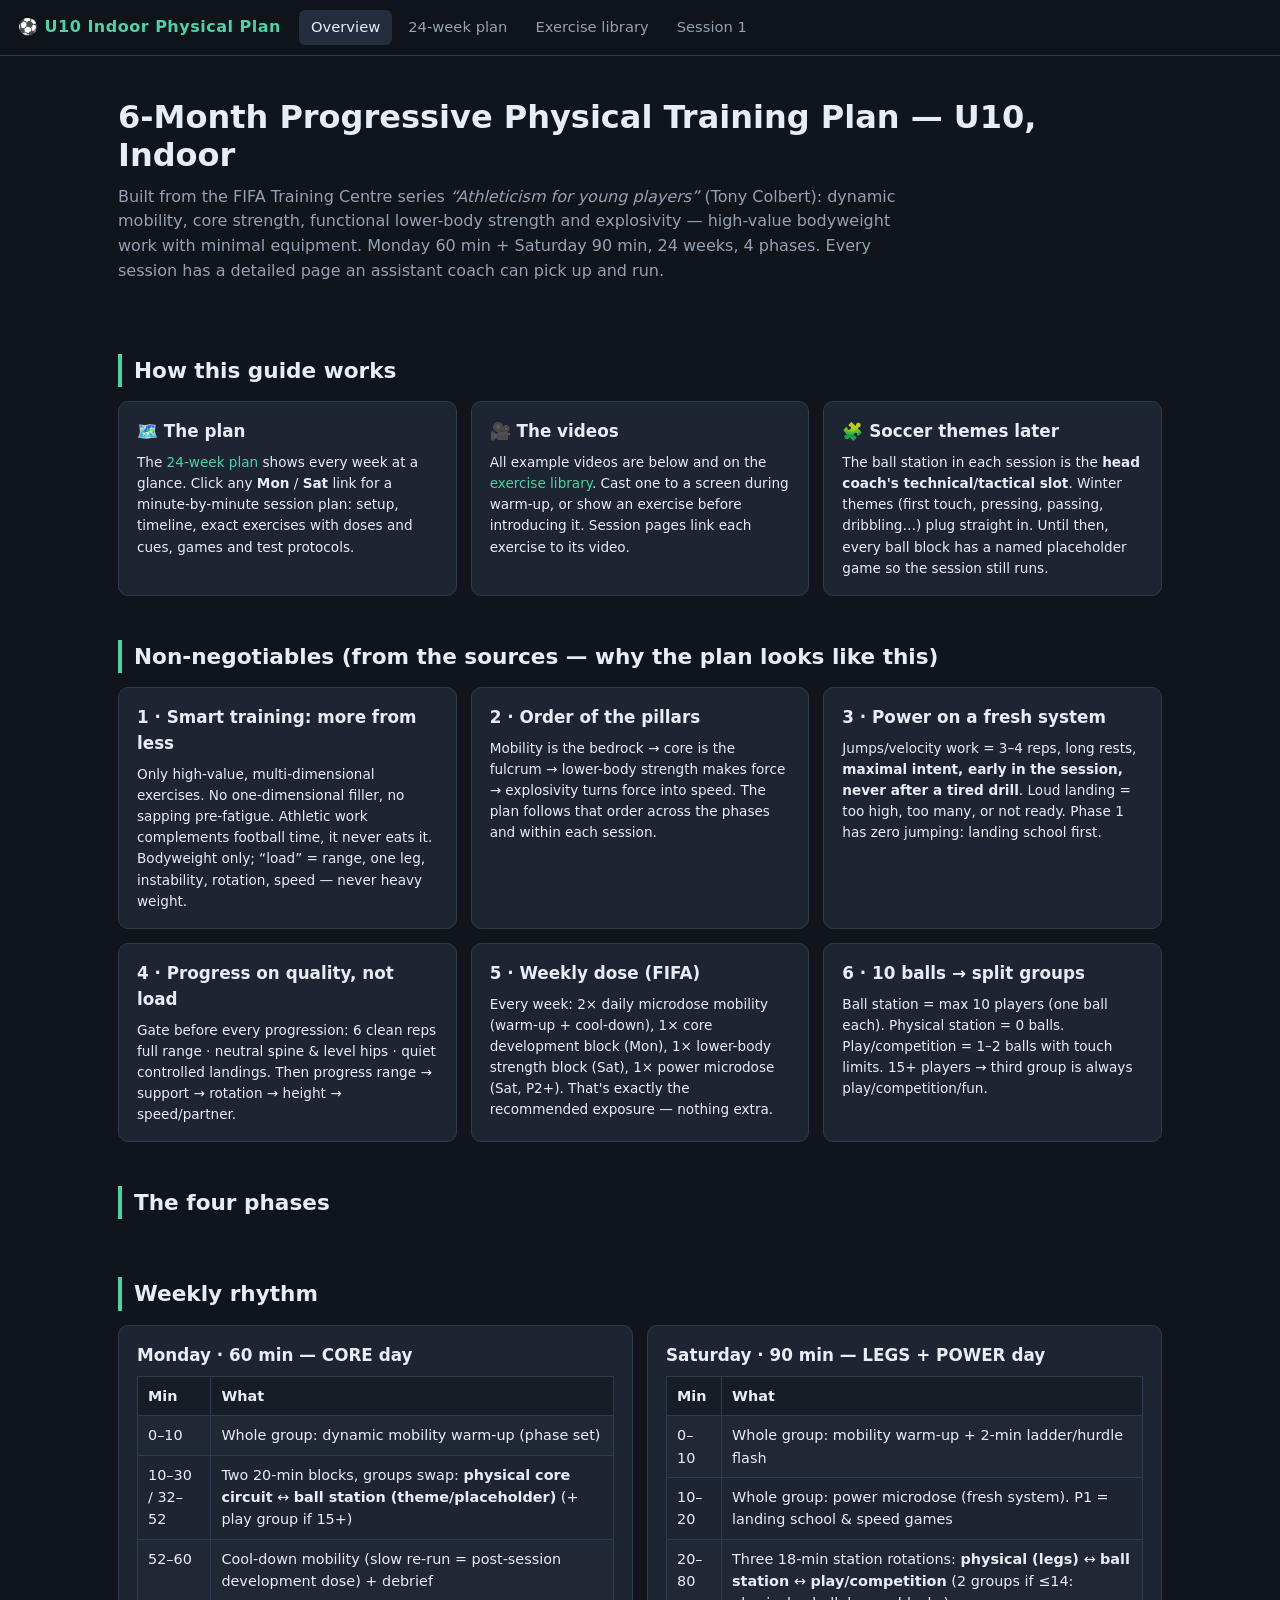
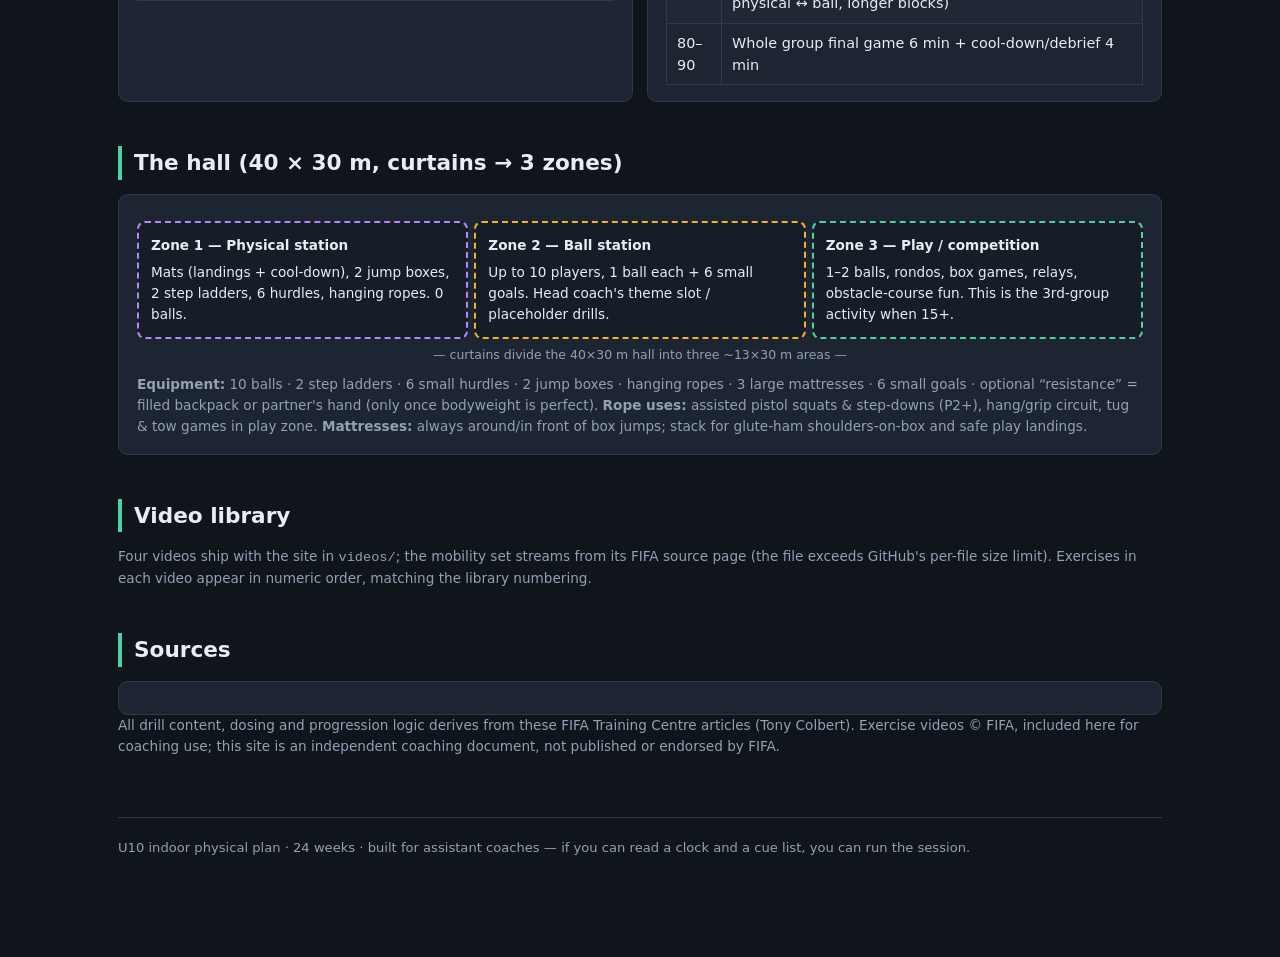
<file: index.html>
<!DOCTYPE html>
<html lang="en">
<head>
<meta charset="UTF-8">
<meta name="viewport" content="width=device-width, initial-scale=1.0">
<title>U10 Indoor Physical Plan — 6 months</title>
<link rel="stylesheet" href="css/style.css">
</head>
<body>
<nav class="top">
  <a class="brand" href="index.html">⚽ U10 Indoor Physical Plan</a>
  <a class="navlink active" href="index.html">Overview</a>
  <a class="navlink" href="plan.html">24-week plan</a>
  <a class="navlink" href="exercises.html">Exercise library</a>
  <a class="navlink" href="session.html?w=1&d=mon">Session 1</a>
</nav>
<div class="wrap">

<header class="hero">
  <h1>6-Month Progressive Physical Training Plan — U10, Indoor</h1>
  <p class="sub">Built from the FIFA Training Centre series <i>“Athleticism for young players”</i> (Tony Colbert): dynamic mobility, core strength, functional lower-body strength and explosivity — high-value bodyweight work with minimal equipment. Monday 60 min + Saturday 90 min, 24 weeks, 4 phases. Every session has a detailed page an assistant coach can pick up and run.</p>
</header>

<h2 class="sec">How this guide works</h2>
<div class="grid c3">
  <div class="card"><h3>🗺️ The plan</h3><p class="small">The <a href="plan.html">24-week plan</a> shows every week at a glance. Click any <b>Mon</b> / <b>Sat</b> link for a minute-by-minute session plan: setup, timeline, exact exercises with doses and cues, games and test protocols.</p></div>
  <div class="card"><h3>🎥 The videos</h3><p class="small">All example videos are below and on the <a href="exercises.html">exercise library</a>. Cast one to a screen during warm-up, or show an exercise before introducing it. Session pages link each exercise to its video.</p></div>
  <div class="card"><h3>🧩 Soccer themes later</h3><p class="small">The ball station in each session is the <b>head coach's technical/tactical slot</b>. Winter themes (first touch, pressing, passing, dribbling…) plug straight in. Until then, every ball block has a named placeholder game so the session still runs.</p></div>
</div>

<h2 class="sec">Non-negotiables (from the sources — why the plan looks like this)</h2>
<div class="grid c2">
  <div class="card"><h3>1 · Smart training: more from less</h3><p class="small">Only high-value, multi-dimensional exercises. No one-dimensional filler, no sapping pre-fatigue. Athletic work complements football time, it never eats it. Bodyweight only; “load” = range, one leg, instability, rotation, speed — never heavy weight.</p></div>
  <div class="card"><h3>2 · Order of the pillars</h3><p class="small">Mobility is the bedrock → core is the fulcrum → lower-body strength makes force → explosivity turns force into speed. The plan follows that order across the phases and within each session.</p></div>
  <div class="card"><h3>3 · Power on a fresh system</h3><p class="small">Jumps/velocity work = 3–4 reps, long rests, <b>maximal intent, early in the session, never after a tired drill</b>. Loud landing = too high, too many, or not ready. Phase 1 has zero jumping: landing school first.</p></div>
  <div class="card"><h3>4 · Progress on quality, not load</h3><p class="small">Gate before every progression: 6 clean reps full range · neutral spine & level hips · quiet controlled landings. Then progress range → support → rotation → height → speed/partner.</p></div>
  <div class="card"><h3>5 · Weekly dose (FIFA)</h3><p class="small">Every week: 2× daily microdose mobility (warm-up + cool-down), 1× core development block (Mon), 1× lower-body strength block (Sat), 1× power microdose (Sat, P2+). That's exactly the recommended exposure — nothing extra.</p></div>
  <div class="card"><h3>6 · 10 balls → split groups</h3><p class="small">Ball station = max 10 players (one ball each). Physical station = 0 balls. Play/competition = 1–2 balls with touch limits. 15+ players → third group is always play/competition/fun.</p></div>
</div>

<h2 class="sec">The four phases</h2>
<div class="grid c2" id="phases"></div>

<h2 class="sec">Weekly rhythm</h2>
<div class="grid c2">
  <div class="card"><h3>Monday · 60 min — CORE day</h3>
    <table><tr><th>Min</th><th>What</th></tr>
    <tr><td>0–10</td><td>Whole group: dynamic mobility warm-up (phase set)</td></tr>
    <tr><td>10–30 / 32–52</td><td>Two 20-min blocks, groups swap: <b>physical core circuit</b> ↔ <b>ball station (theme/placeholder)</b> (+ play group if 15+)</td></tr>
    <tr><td>52–60</td><td>Cool-down mobility (slow re-run = post-session development dose) + debrief</td></tr></table></div>
  <div class="card"><h3>Saturday · 90 min — LEGS + POWER day</h3>
    <table><tr><th>Min</th><th>What</th></tr>
    <tr><td>0–10</td><td>Whole group: mobility warm-up + 2-min ladder/hurdle flash</td></tr>
    <tr><td>10–20</td><td>Whole group: power microdose (fresh system). P1 = landing school & speed games</td></tr>
    <tr><td>20–80</td><td>Three 18-min station rotations: <b>physical (legs)</b> ↔ <b>ball station</b> ↔ <b>play/competition</b> (2 groups if ≤14: physical ↔ ball, longer blocks)</td></tr>
    <tr><td>80–90</td><td>Whole group final game 6 min + cool-down/debrief 4 min</td></tr></table></div>
</div>

<h2 class="sec">The hall (40 × 30 m, curtains → 3 zones)</h2>
<div class="card">
  <div class="space">
    <div class="zone z1"><b>Zone 1 — Physical station</b>Mats (landings + cool-down), 2 jump boxes, 2 step ladders, 6 hurdles, hanging ropes. 0 balls.</div>
    <div class="zone z2"><b>Zone 2 — Ball station</b>Up to 10 players, 1 ball each + 6 small goals. Head coach's theme slot / placeholder drills.</div>
    <div class="zone z3"><b>Zone 3 — Play / competition</b>1–2 balls, rondos, box games, relays, obstacle-course fun. This is the 3rd-group activity when 15+.</div>
  </div>
  <p class="curtain">— curtains divide the 40×30 m hall into three ~13×30 m areas —</p>
  <p class="small muted" style="margin-top:10px"><b>Equipment:</b> 10 balls · 2 step ladders · 6 small hurdles · 2 jump boxes · hanging ropes · 3 large mattresses · 6 small goals · optional “resistance” = filled backpack or partner's hand (only once bodyweight is perfect). <b>Rope uses:</b> assisted pistol squats & step-downs (P2+), hang/grip circuit, tug & tow games in play zone. <b>Mattresses:</b> always around/in front of box jumps; stack for glute-ham shoulders-on-box and safe play landings.</p>
</div>

<h2 class="sec">Video library</h2>
<p class="small muted">Four videos ship with the site in <code>videos/</code>; the mobility set streams from its FIFA source page (the file exceeds GitHub's per-file size limit). Exercises in each video appear in numeric order, matching the library numbering.</p>
<div class="grid c2" id="vids"></div>

<h2 class="sec">Sources</h2>
<div class="card" id="sources"></div>
<p class="small muted">All drill content, dosing and progression logic derives from these FIFA Training Centre articles (Tony Colbert). Exercise videos © FIFA, included here for coaching use; this site is an independent coaching document, not published or endorsed by FIFA.</p>

<footer>U10 indoor physical plan · 24 weeks · built for assistant coaches — if you can read a clock and a cue list, you can run the session.</footer>
</div>
<script src="js/data.js"></script>
<script src="js/sessions.js"></script>
<script src="js/app.js"></script>
</body>
</html>
</file>
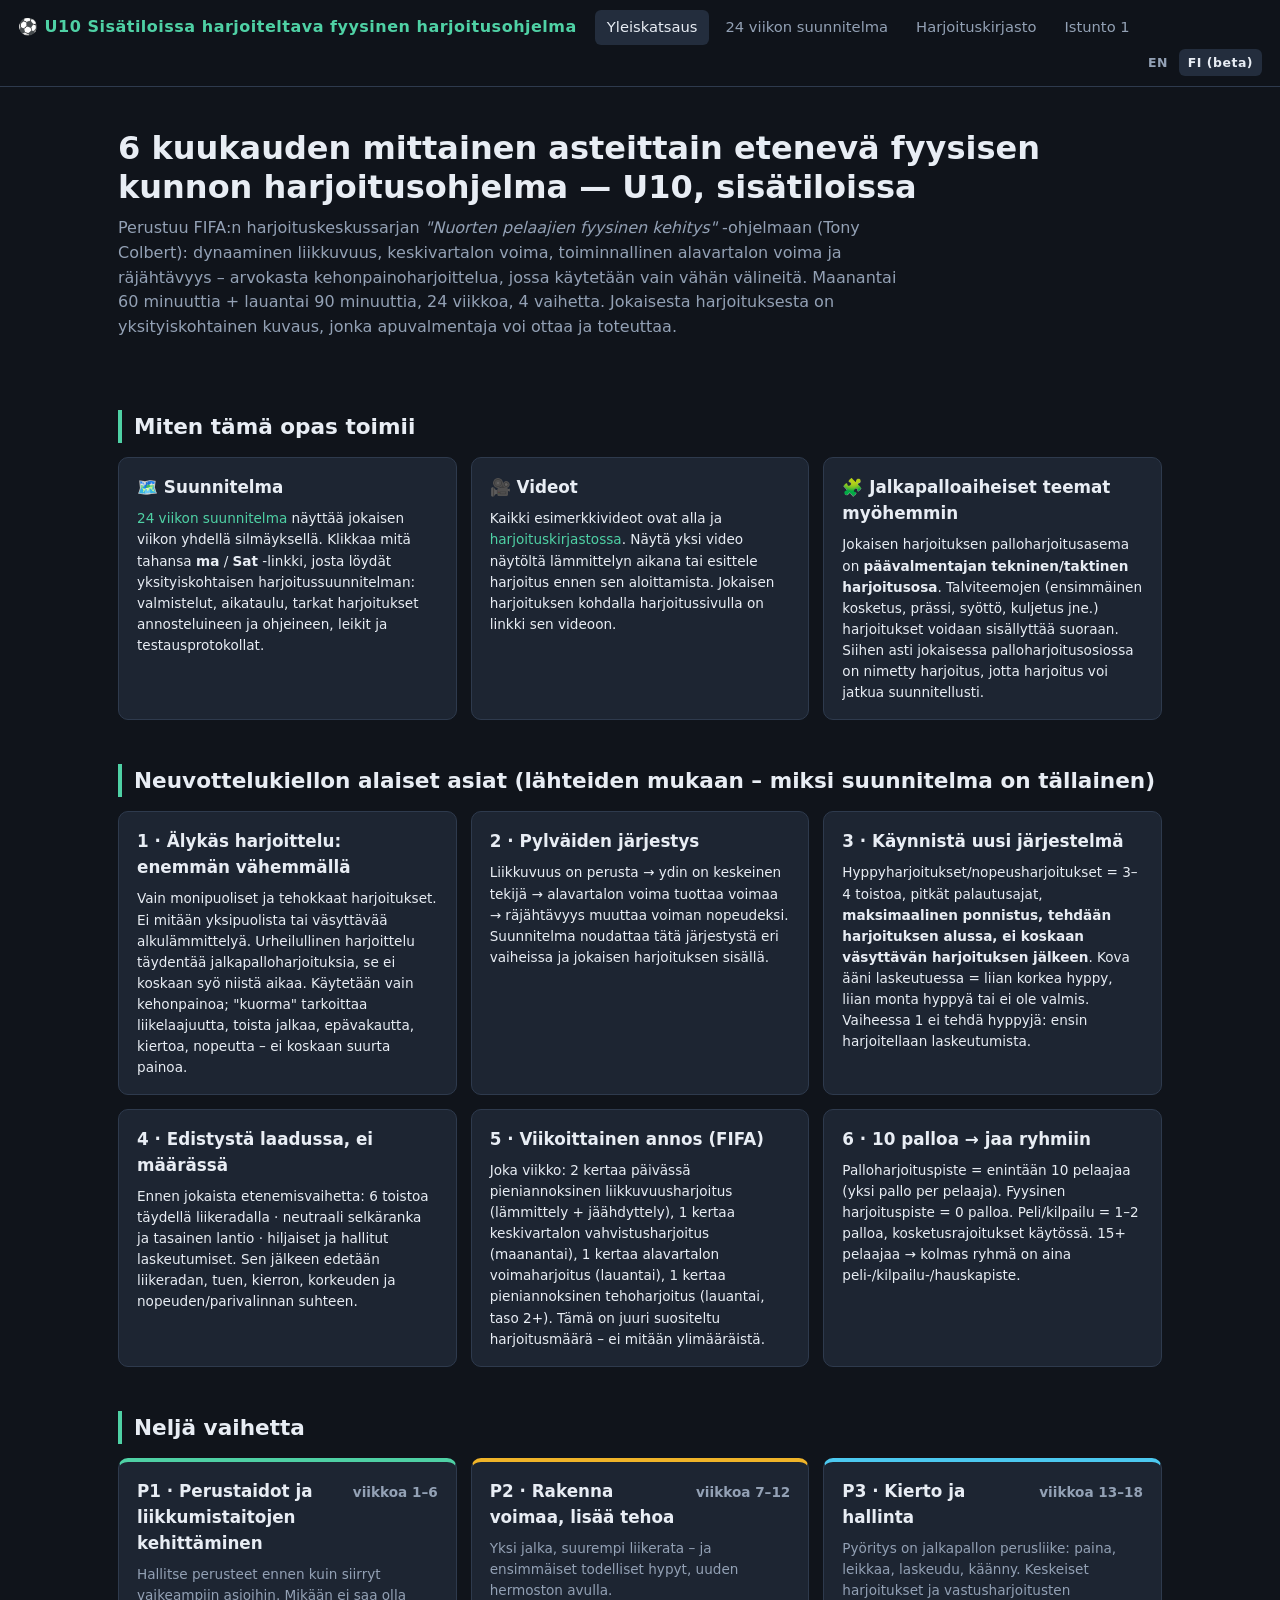
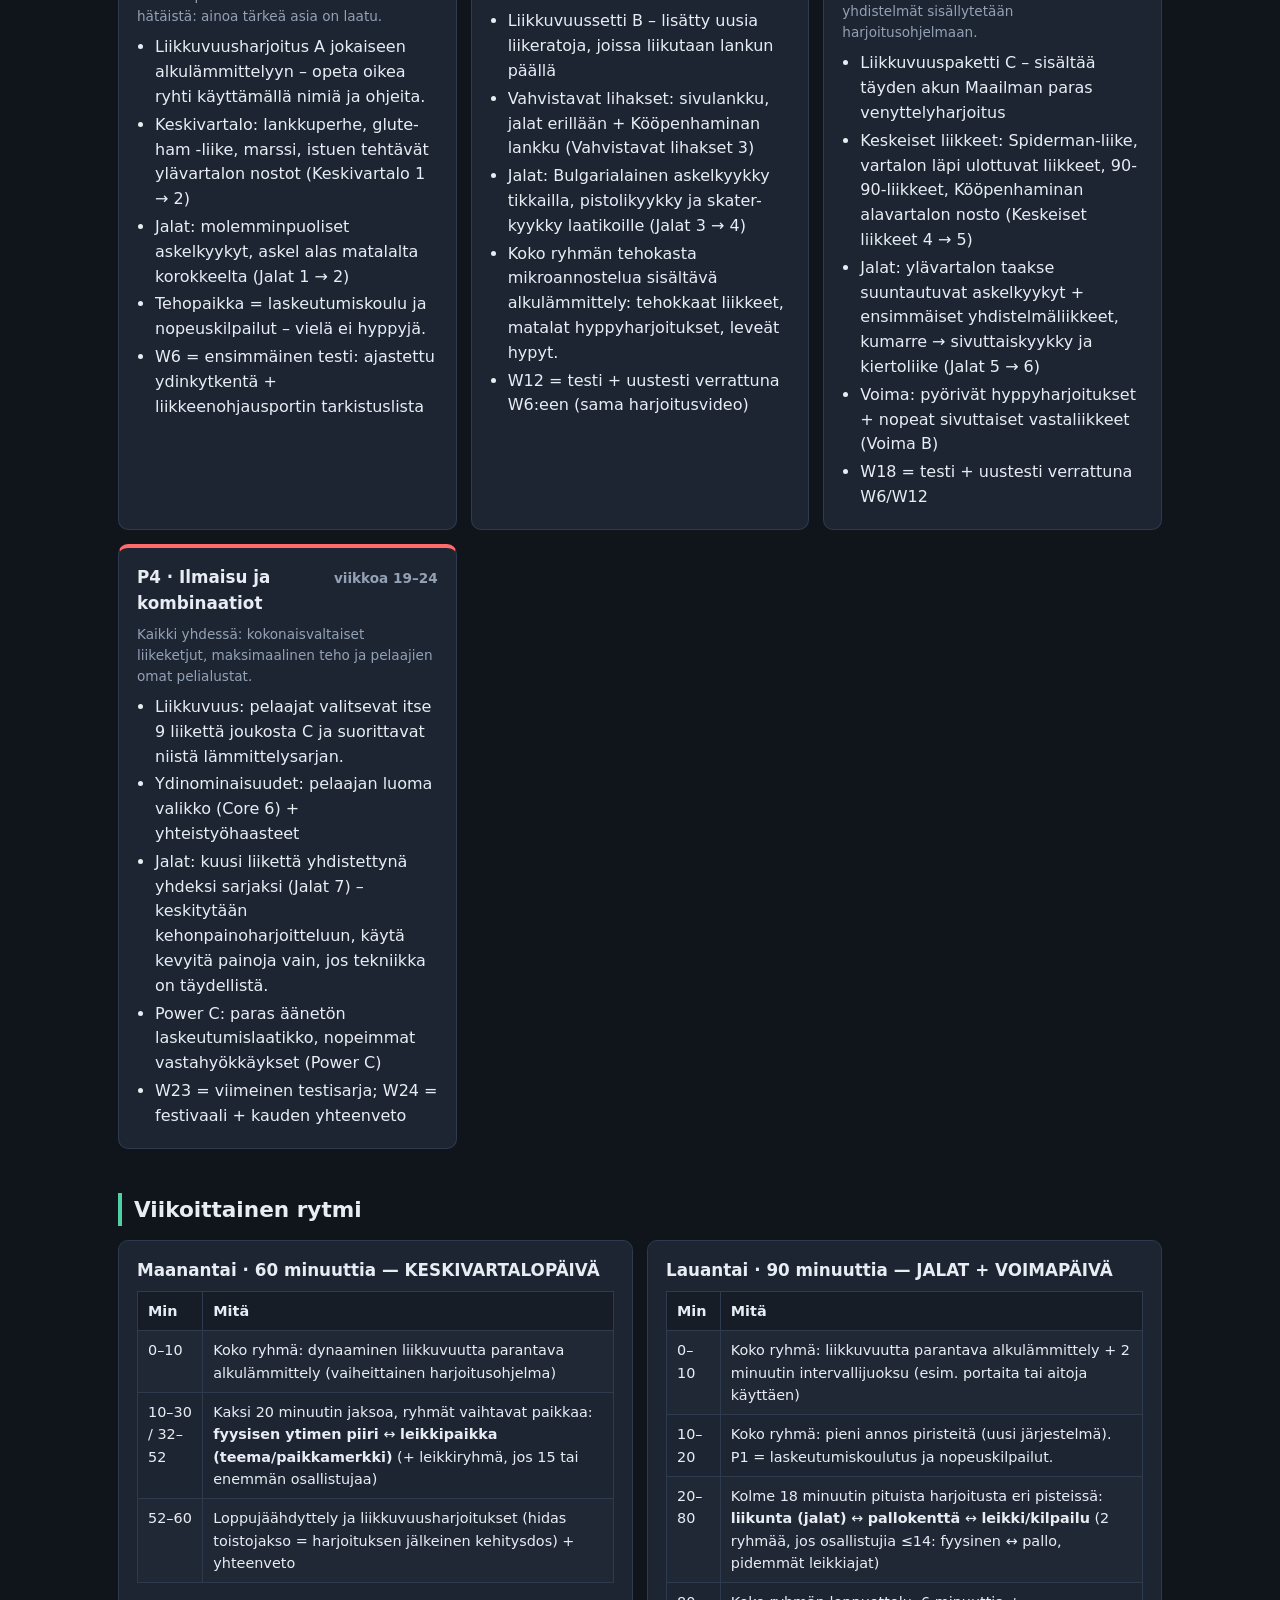
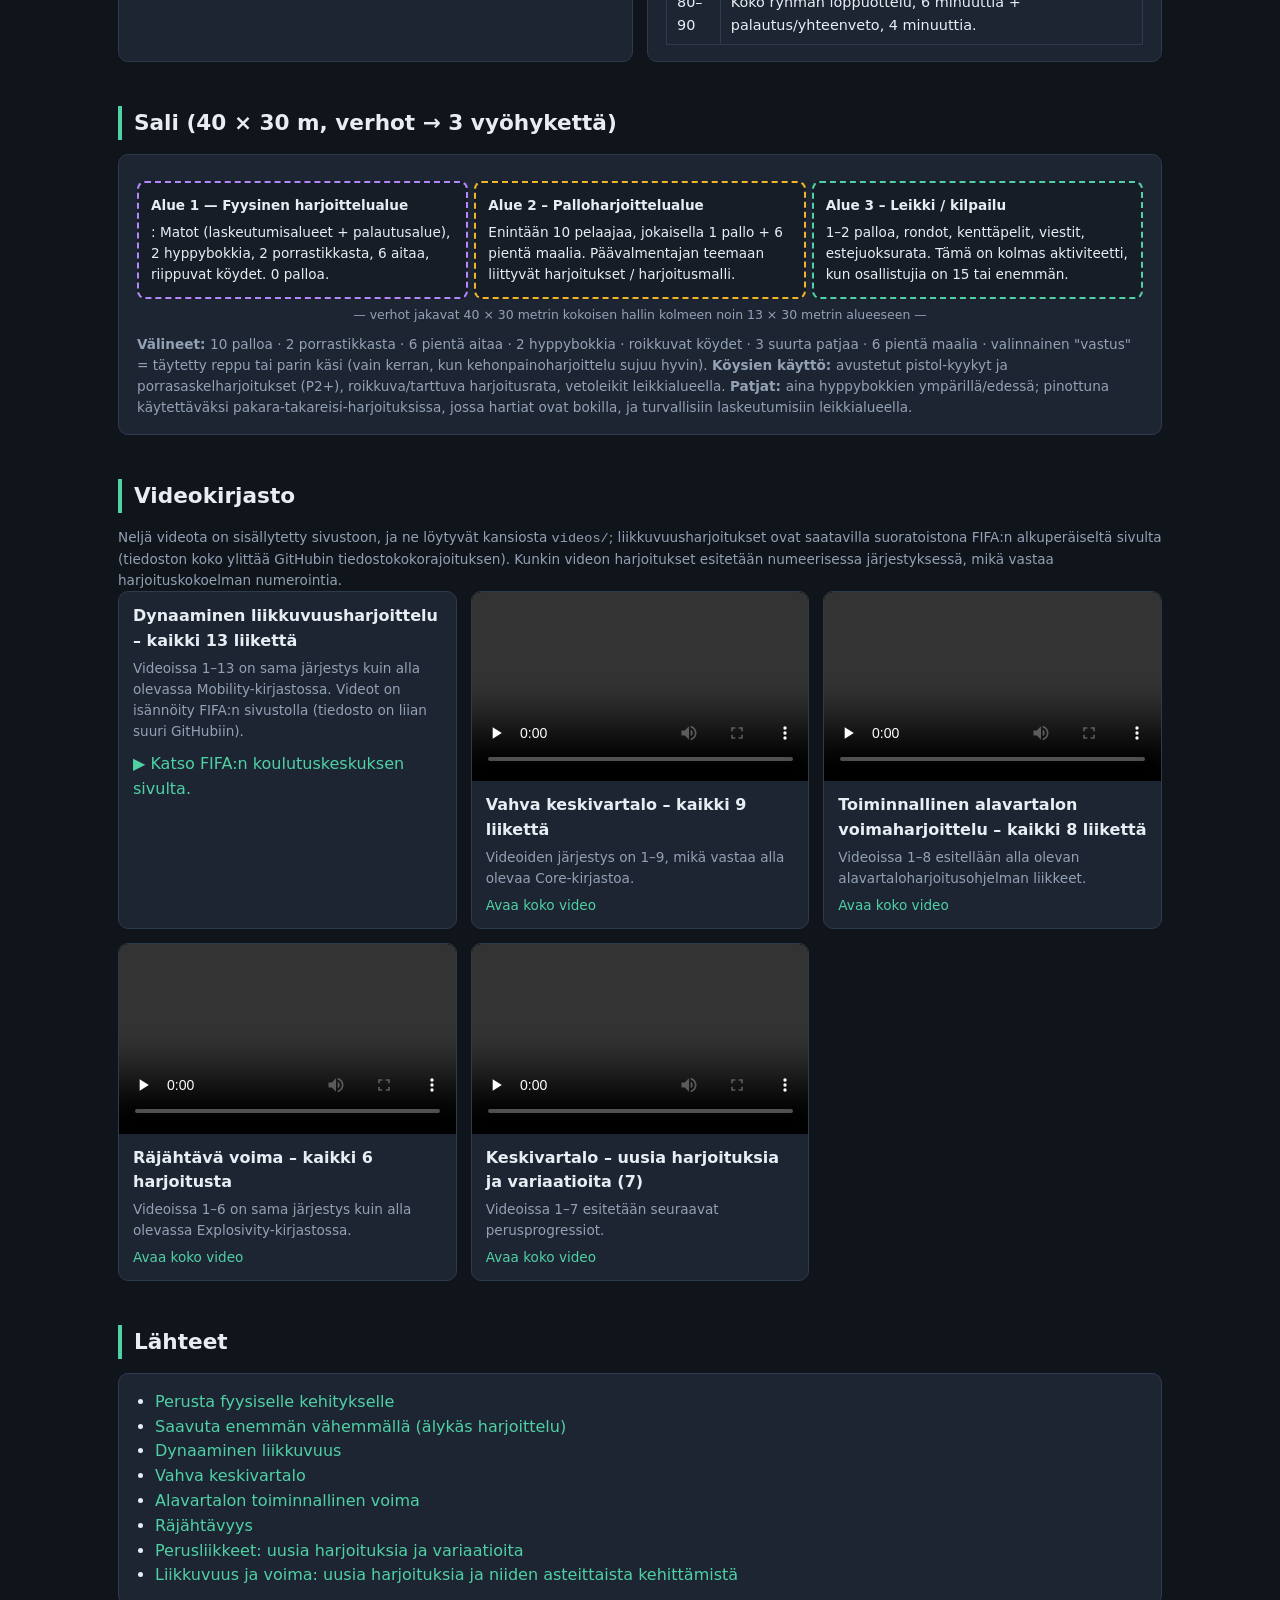
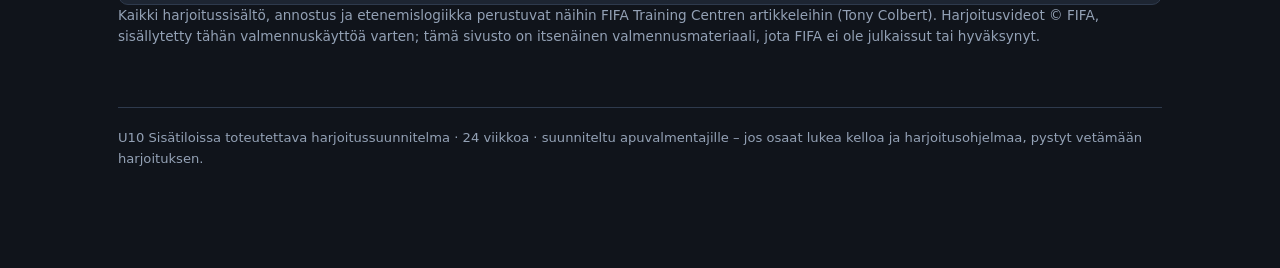
<file: index.fi.html>
<!DOCTYPE html>
<html lang="fi">
<head>
<meta charset="UTF-8">
<meta name="viewport" content="width=device-width, initial-scale=1.0">
<title>U10 Sisätilojen liikuntasuunnitelma – 6 kuukautta</title>
<link rel="stylesheet" href="css/style.css">
</head>
<body>
<nav class="top">
  <a class="brand" href="index.html">⚽ U10 Sisätiloissa harjoiteltava fyysinen harjoitusohjelma</a>
  <a class="navlink active" href="index.html">Yleiskatsaus</a>
  <a class="navlink" href="plan.html">24 viikon suunnitelma</a>
  <a class="navlink" href="exercises.html">Harjoituskirjasto</a>
  <a class="navlink" href="session.html?w=1&d=mon">Istunto 1</a>
  <span class="langsw" id="langsw"></span>
</nav>
<div class="wrap">

<header class="hero">
  <h1>6 kuukauden mittainen asteittain etenevä fyysisen kunnon harjoitusohjelma — U10, sisätiloissa</h1>
  <p class="sub">Perustuu FIFA:n harjoituskeskussarjan <i>"Nuorten pelaajien fyysinen kehitys"</i> -ohjelmaan (Tony Colbert): dynaaminen liikkuvuus, keskivartalon voima, toiminnallinen alavartalon voima ja räjähtävyys – arvokasta kehonpainoharjoittelua, jossa käytetään vain vähän välineitä. Maanantai 60 minuuttia + lauantai 90 minuuttia, 24 viikkoa, 4 vaihetta. Jokaisesta harjoituksesta on yksityiskohtainen kuvaus, jonka apuvalmentaja voi ottaa ja toteuttaa.</p>
</header>

<h2 class="sec">Miten tämä opas toimii</h2>
<div class="grid c3">
  <div class="card"><h3>🗺️ Suunnitelma</h3><p class="small"><a href="plan.html">24 viikon suunnitelma</a> näyttää jokaisen viikon yhdellä silmäyksellä. Klikkaa mitä tahansa <b>ma</b> / <b>Sat</b> -linkki, josta löydät yksityiskohtaisen harjoitussuunnitelman: valmistelut, aikataulu, tarkat harjoitukset annosteluineen ja ohjeineen, leikit ja testausprotokollat.</p></div>
  <div class="card"><h3>🎥 Videot</h3><p class="small">Kaikki esimerkkivideot ovat alla ja <a href="exercises.html">harjoituskirjastossa</a>. Näytä yksi video näytöltä lämmittelyn aikana tai esittele harjoitus ennen sen aloittamista. Jokaisen harjoituksen kohdalla harjoitussivulla on linkki sen videoon.</p></div>
  <div class="card"><h3>🧩 Jalkapalloaiheiset teemat myöhemmin</h3><p class="small">Jokaisen harjoituksen palloharjoitusasema on <b>päävalmentajan tekninen/taktinen harjoitusosa</b>. Talviteemojen (ensimmäinen kosketus, prässi, syöttö, kuljetus jne.) harjoitukset voidaan sisällyttää suoraan. Siihen asti jokaisessa palloharjoitusosiossa on nimetty harjoitus, jotta harjoitus voi jatkua suunnitellusti.</p></div>
</div>

<h2 class="sec">Neuvottelukiellon alaiset asiat (lähteiden mukaan – miksi suunnitelma on tällainen)</h2>
<div class="grid c2">
  <div class="card"><h3>1 · Älykäs harjoittelu: enemmän vähemmällä</h3><p class="small">Vain monipuoliset ja tehokkaat harjoitukset. Ei mitään yksipuolista tai väsyttävää alkulämmittelyä. Urheilullinen harjoittelu täydentää jalkapalloharjoituksia, se ei koskaan syö niistä aikaa. Käytetään vain kehonpainoa; "kuorma" tarkoittaa liikelaajuutta, toista jalkaa, epävakautta, kiertoa, nopeutta – ei koskaan suurta painoa.</p></div>
  <div class="card"><h3>2 · Pylväiden järjestys</h3><p class="small">Liikkuvuus on perusta → ydin on keskeinen tekijä → alavartalon voima tuottaa voimaa → räjähtävyys muuttaa voiman nopeudeksi. Suunnitelma noudattaa tätä järjestystä eri vaiheissa ja jokaisen harjoituksen sisällä.</p></div>
  <div class="card"><h3>3 · Käynnistä uusi järjestelmä</h3><p class="small">Hyppyharjoitukset/nopeusharjoitukset = 3–4 toistoa, pitkät palautusajat, <b>maksimaalinen ponnistus, tehdään harjoituksen alussa, ei koskaan väsyttävän harjoituksen jälkeen</b>. Kova ääni laskeutuessa = liian korkea hyppy, liian monta hyppyä tai ei ole valmis. Vaiheessa 1 ei tehdä hyppyjä: ensin harjoitellaan laskeutumista.</p></div>
  <div class="card"><h3>4 · Edistystä laadussa, ei määrässä</h3><p class="small">Ennen jokaista etenemisvaihetta: 6 toistoa täydellä liikeradalla · neutraali selkäranka ja tasainen lantio · hiljaiset ja hallitut laskeutumiset. Sen jälkeen edetään liikeradan, tuen, kierron, korkeuden ja nopeuden/parivalinnan suhteen.</p></div>
  <div class="card"><h3>5 · Viikoittainen annos (FIFA)</h3><p class="small">Joka viikko: 2 kertaa päivässä pieniannoksinen liikkuvuusharjoitus (lämmittely + jäähdyttely), 1 kertaa keskivartalon vahvistusharjoitus (maanantai), 1 kertaa alavartalon voimaharjoitus (lauantai), 1 kertaa pieniannoksinen tehoharjoitus (lauantai, taso 2+). Tämä on juuri suositeltu harjoitusmäärä – ei mitään ylimääräistä.</p></div>
  <div class="card"><h3>6 · 10 palloa → jaa ryhmiin</h3><p class="small">Palloharjoituspiste = enintään 10 pelaajaa (yksi pallo per pelaaja). Fyysinen harjoituspiste = 0 palloa. Peli/kilpailu = 1–2 palloa, kosketusrajoitukset käytössä. 15+ pelaajaa → kolmas ryhmä on aina peli-/kilpailu-/hauskapiste.</p></div>
</div>

<h2 class="sec">Neljä vaihetta</h2>
<div class="grid c2" id="phases"></div>

<h2 class="sec">Viikoittainen rytmi</h2>
<div class="grid c2">
  <div class="card"><h3>Maanantai · 60 minuuttia — KESKIVARTALOPÄIVÄ</h3>
    <table><tr><th>Min</th><th>Mitä</th></tr>
    <tr><td>0–10</td><td>Koko ryhmä: dynaaminen liikkuvuutta parantava alkulämmittely (vaiheittainen harjoitusohjelma)</td></tr>
    <tr><td>10–30 / 32–52</td><td>Kaksi 20 minuutin jaksoa, ryhmät vaihtavat paikkaa: <b>fyysisen ytimen piiri</b> ↔ <b>leikkipaikka (teema/paikkamerkki)</b> (+ leikkiryhmä, jos 15 tai enemmän osallistujaa)</td></tr>
    <tr><td>52–60</td><td>Loppujäähdyttely ja liikkuvuusharjoitukset (hidas toistojakso = harjoituksen jälkeinen kehitysdos) + yhteenveto</td></tr></table></div>
  <div class="card"><h3>Lauantai · 90 minuuttia — JALAT + VOIMAPÄIVÄ</h3>
    <table><tr><th>Min</th><th>Mitä</th></tr>
    <tr><td>0–10</td><td>Koko ryhmä: liikkuvuutta parantava alkulämmittely + 2 minuutin intervallijuoksu (esim. portaita tai aitoja käyttäen)</td></tr>
    <tr><td>10–20</td><td>Koko ryhmä: pieni annos piristeitä (uusi järjestelmä). P1 = laskeutumiskoulutus ja nopeuskilpailut.</td></tr>
    <tr><td>20–80</td><td>Kolme 18 minuutin pituista harjoitusta eri pisteissä: <b>liikunta (jalat)</b> ↔ <b>pallokenttä</b> ↔ <b>leikki/kilpailu</b> (2 ryhmää, jos osallistujia ≤14: fyysinen ↔ pallo, pidemmät leikkiajat)</td></tr>
    <tr><td>80–90</td><td>Koko ryhmän loppuottelu, 6 minuuttia + palautus/yhteenveto, 4 minuuttia.</td></tr></table></div>
</div>

<h2 class="sec">Sali (40 × 30 m, verhot → 3 vyöhykettä)</h2>
<div class="card">
  <div class="space">
    <div class="zone z1"><b>Alue 1 — Fyysinen harjoittelualue</b>: Matot (laskeutumisalueet + palautusalue), 2 hyppybokkia, 2 porrastikkasta, 6 aitaa, riippuvat köydet. 0 palloa.</div>
    <div class="zone z2"><b>Alue 2 – Palloharjoittelualue</b>Enintään 10 pelaajaa, jokaisella 1 pallo + 6 pientä maalia. Päävalmentajan teemaan liittyvät harjoitukset / harjoitusmalli.</div>
    <div class="zone z3"><b>Alue 3 – Leikki / kilpailu</b>1–2 palloa, rondot, kenttäpelit, viestit, estejuoksurata. Tämä on kolmas aktiviteetti, kun osallistujia on 15 tai enemmän.</div>
  </div>
  <p class="curtain">— verhot jakavat 40 × 30 metrin kokoisen hallin kolmeen noin 13 × 30 metrin alueeseen —</p>
  <p class="small muted" style="margin-top:10px"><b>Välineet: </b> 10 palloa · 2 porrastikkasta · 6 pientä aitaa · 2 hyppybokkia · roikkuvat köydet · 3 suurta patjaa · 6 pientä maalia · valinnainen "vastus" = täytetty reppu tai parin käsi (vain kerran, kun kehonpainoharjoittelu sujuu hyvin). <b>Köysien käyttö: </b> avustetut pistol-kyykyt ja porrasaskelharjoitukset (P2+), roikkuva/tarttuva harjoitusrata, vetoleikit leikkialueella. <b>Patjat: </b> aina hyppybokkien ympärillä/edessä; pinottuna käytettäväksi pakara-takareisi-harjoituksissa, jossa hartiat ovat bokilla, ja turvallisiin laskeutumisiin leikkialueella.</p>
</div>

<h2 class="sec">Videokirjasto</h2>
<p class="small muted">Neljä videota on sisällytetty sivustoon, ja ne löytyvät kansiosta <code>videos/</code>; liikkuvuusharjoitukset ovat saatavilla suoratoistona FIFA:n alkuperäiseltä sivulta (tiedoston koko ylittää GitHubin tiedostokokorajoituksen). Kunkin videon harjoitukset esitetään numeerisessa järjestyksessä, mikä vastaa harjoituskokoelman numerointia.</p>
<div class="grid c2" id="vids"></div>

<h2 class="sec">Lähteet</h2>
<div class="card" id="sources"></div>
<p class="small muted">Kaikki harjoitussisältö, annostus ja etenemislogiikka perustuvat näihin FIFA Training Centren artikkeleihin (Tony Colbert). Harjoitusvideot © FIFA, sisällytetty tähän valmennuskäyttöä varten; tämä sivusto on itsenäinen valmennusmateriaali, jota FIFA ei ole julkaissut tai hyväksynyt.</p>

<footer>U10 Sisätiloissa toteutettava harjoitussuunnitelma · 24 viikkoa · suunniteltu apuvalmentajille – jos osaat lukea kelloa ja harjoitusohjelmaa, pystyt vetämään harjoituksen.</footer>
</div>
<script src="js/fi/data.js"></script>
<script src="js/fi/ui.js"></script>
<script src="js/fi/sessions.js"></script>
<script src="js/app.js"></script>
</body>
</html>
</file>
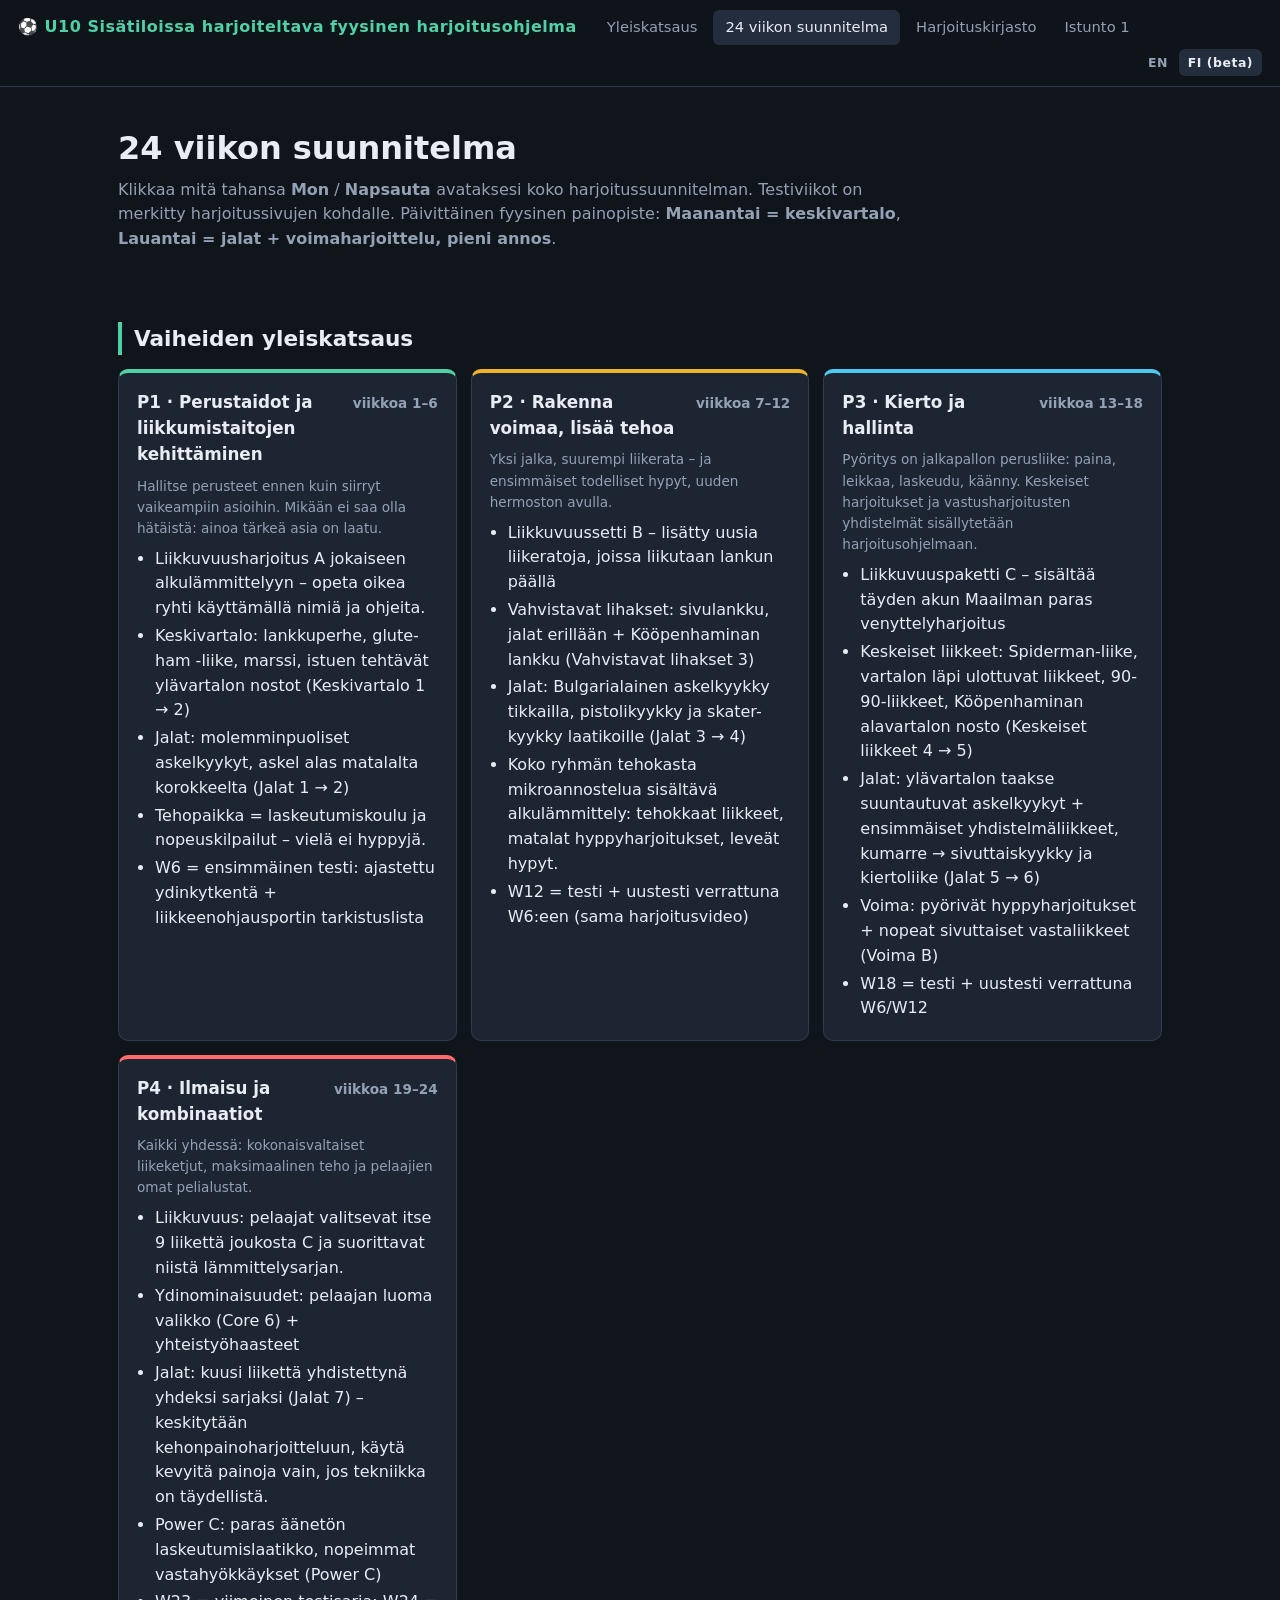
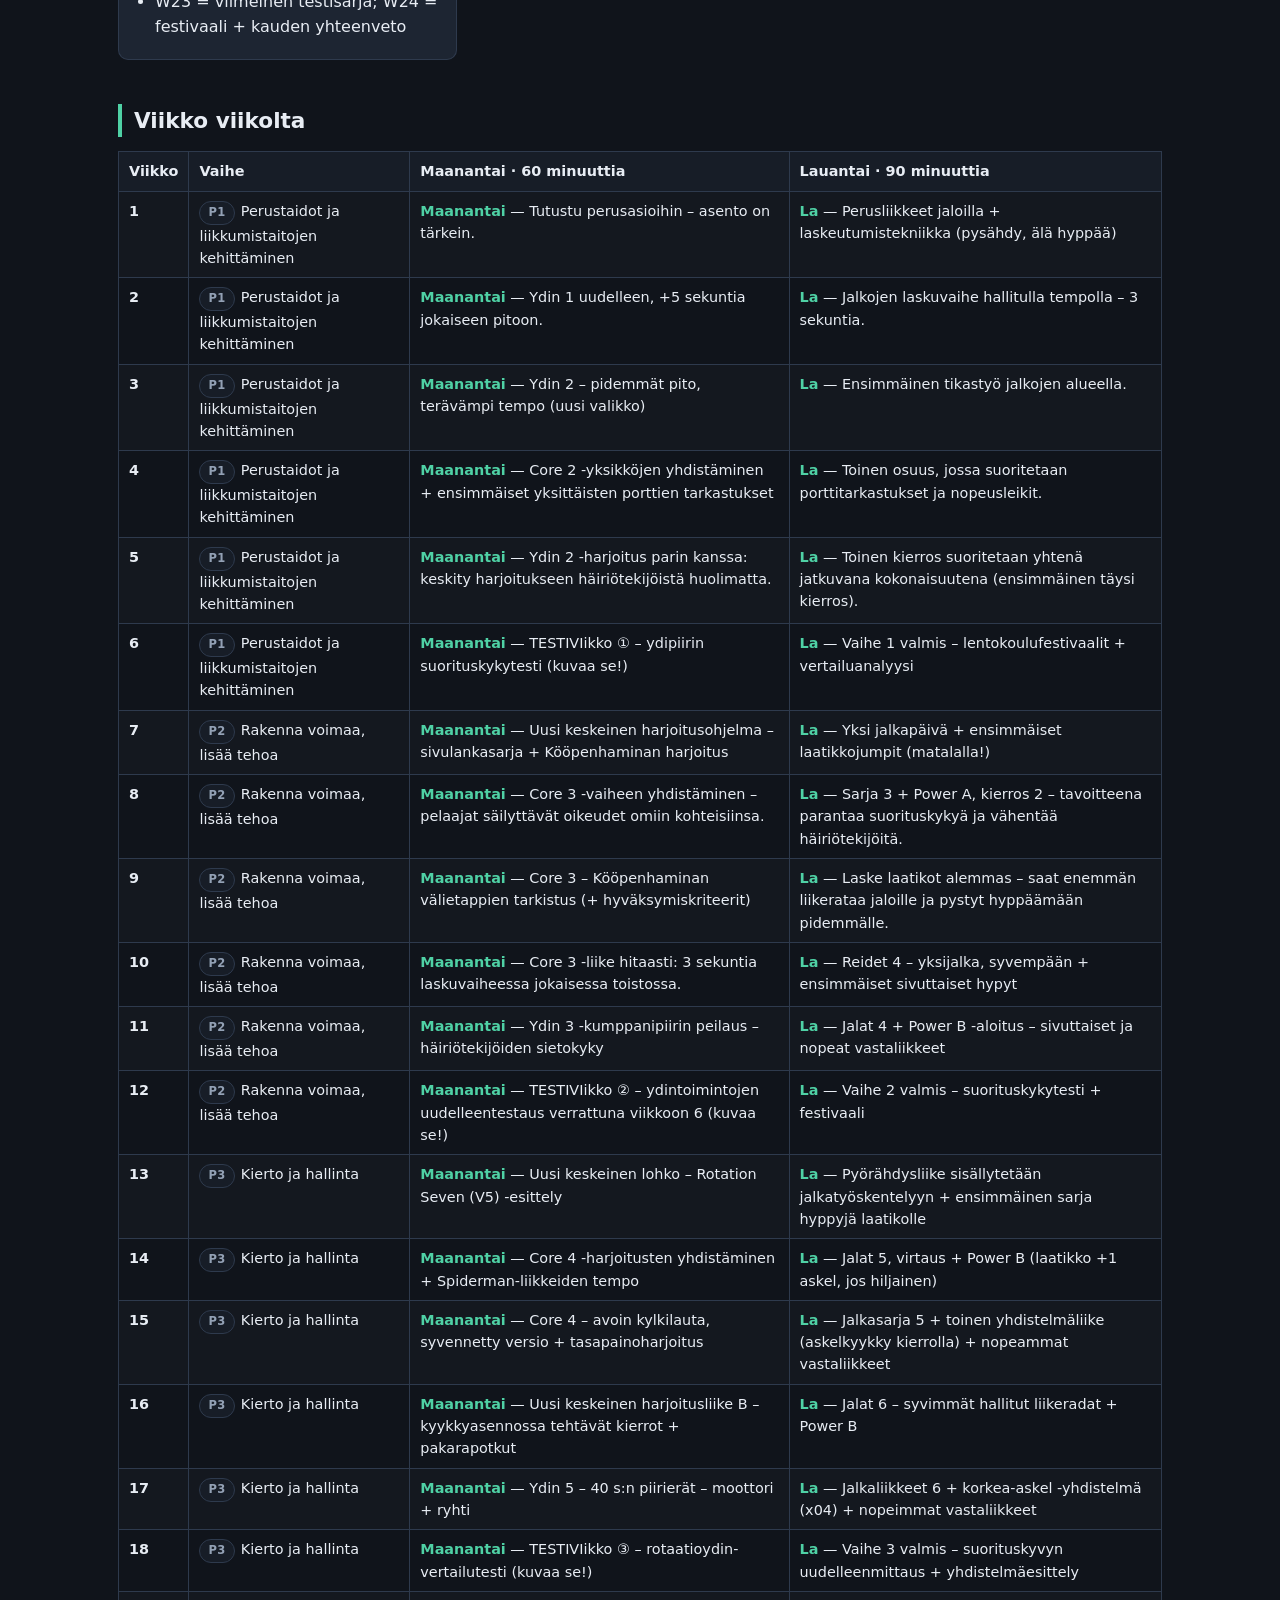
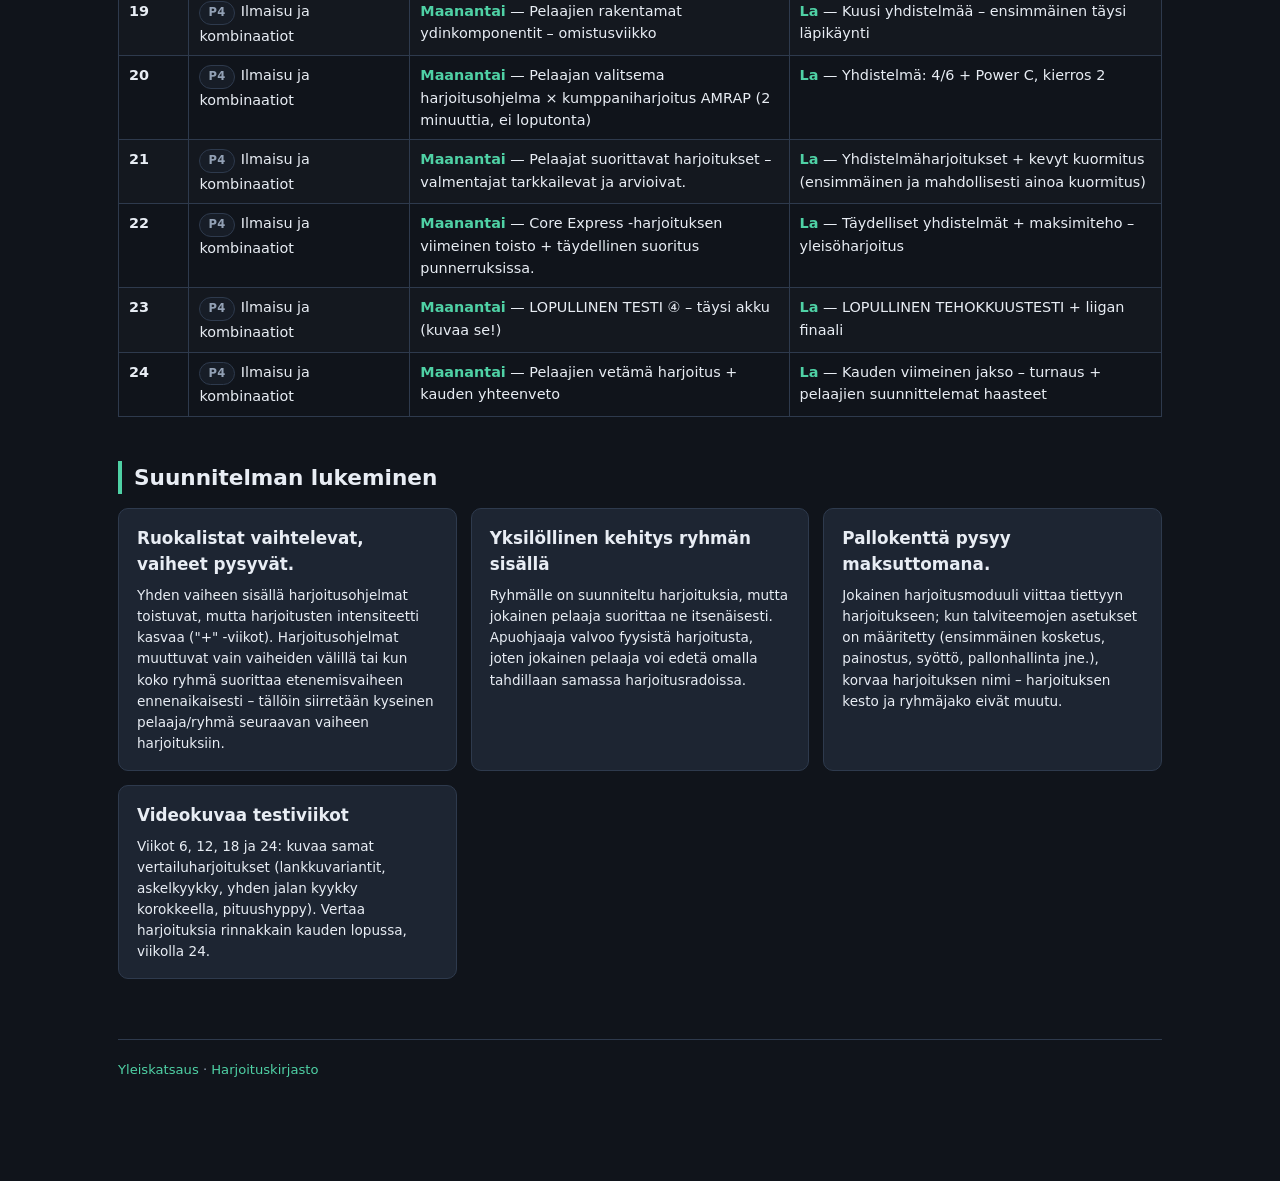
<file: plan.fi.html>
<!DOCTYPE html>
<html lang="fi">
<head>
<meta charset="UTF-8">
<meta name="viewport" content="width=device-width, initial-scale=1.0">
<title>24 viikon suunnitelma — U10 Sisätiloissa tehtävä liikuntasuunnitelma</title>
<link rel="stylesheet" href="css/style.css">
</head>
<body>
<nav class="top">
  <a class="brand" href="index.html">⚽ U10 Sisätiloissa harjoiteltava fyysinen harjoitusohjelma</a>
  <a class="navlink" href="index.html">Yleiskatsaus</a>
  <a class="navlink active" href="plan.html">24 viikon suunnitelma</a>
  <a class="navlink" href="exercises.html">Harjoituskirjasto</a>
  <a class="navlink" href="session.html?w=1&d=mon">Istunto 1</a>
  <span class="langsw" id="langsw"></span>
</nav>
<div class="wrap">
<header class="hero"><h1>24 viikon suunnitelma</h1>
<p class="sub">Klikkaa mitä tahansa <b>Mon</b> / <b>Napsauta </b> avataksesi koko harjoitussuunnitelman. Testiviikot on merkitty harjoitussivujen kohdalle. Päivittäinen fyysinen painopiste: <b>Maanantai = keskivartalo</b>, <b>Lauantai = jalat + voimaharjoittelu, pieni annos</b>.</p></header>
<h2 class="sec">Vaiheiden yleiskatsaus</h2>
<div class="grid c2" id="phases"></div>
<h2 class="sec">Viikko viikolta</h2>
<div id="plan-table"></div>
<h2 class="sec">Suunnitelman lukeminen</h2>
<div class="grid c2">
  <div class="card"><h3>Ruokalistat vaihtelevat, vaiheet pysyvät.</h3><p class="small">Yhden vaiheen sisällä harjoitusohjelmat toistuvat, mutta harjoitusten intensiteetti kasvaa ("+" -viikot). Harjoitusohjelmat muuttuvat vain vaiheiden välillä tai kun koko ryhmä suorittaa etenemisvaiheen ennenaikaisesti – tällöin siirretään kyseinen pelaaja/ryhmä seuraavan vaiheen harjoituksiin.</p></div>
  <div class="card"><h3>Yksilöllinen kehitys ryhmän sisällä</h3><p class="small">Ryhmälle on suunniteltu harjoituksia, mutta jokainen pelaaja suorittaa ne itsenäisesti. Apuohjaaja valvoo fyysistä harjoitusta, joten jokainen pelaaja voi edetä omalla tahdillaan samassa harjoitusradoissa.</p></div>
  <div class="card"><h3>Pallokenttä pysyy maksuttomana.</h3><p class="small">Jokainen harjoitusmoduuli viittaa tiettyyn harjoitukseen; kun talviteemojen asetukset on määritetty (ensimmäinen kosketus, painostus, syöttö, pallonhallinta jne.), korvaa harjoituksen nimi – harjoituksen kesto ja ryhmäjako eivät muutu.</p></div>
  <div class="card"><h3>Videokuvaa testiviikot</h3><p class="small">Viikot 6, 12, 18 ja 24: kuvaa samat vertailuharjoitukset (lankkuvariantit, askelkyykky, yhden jalan kyykky korokkeella, pituushyppy). Vertaa harjoituksia rinnakkain kauden lopussa, viikolla 24.</p></div>
</div>
<footer><a href="index.html">Yleiskatsaus</a> · <a href="exercises.html">Harjoituskirjasto</a></footer>
</div>
<script src="js/fi/data.js"></script>
<script src="js/fi/ui.js"></script>
<script src="js/fi/sessions.js"></script>
<script src="js/app.js"></script>
</body>
</html>
</file>
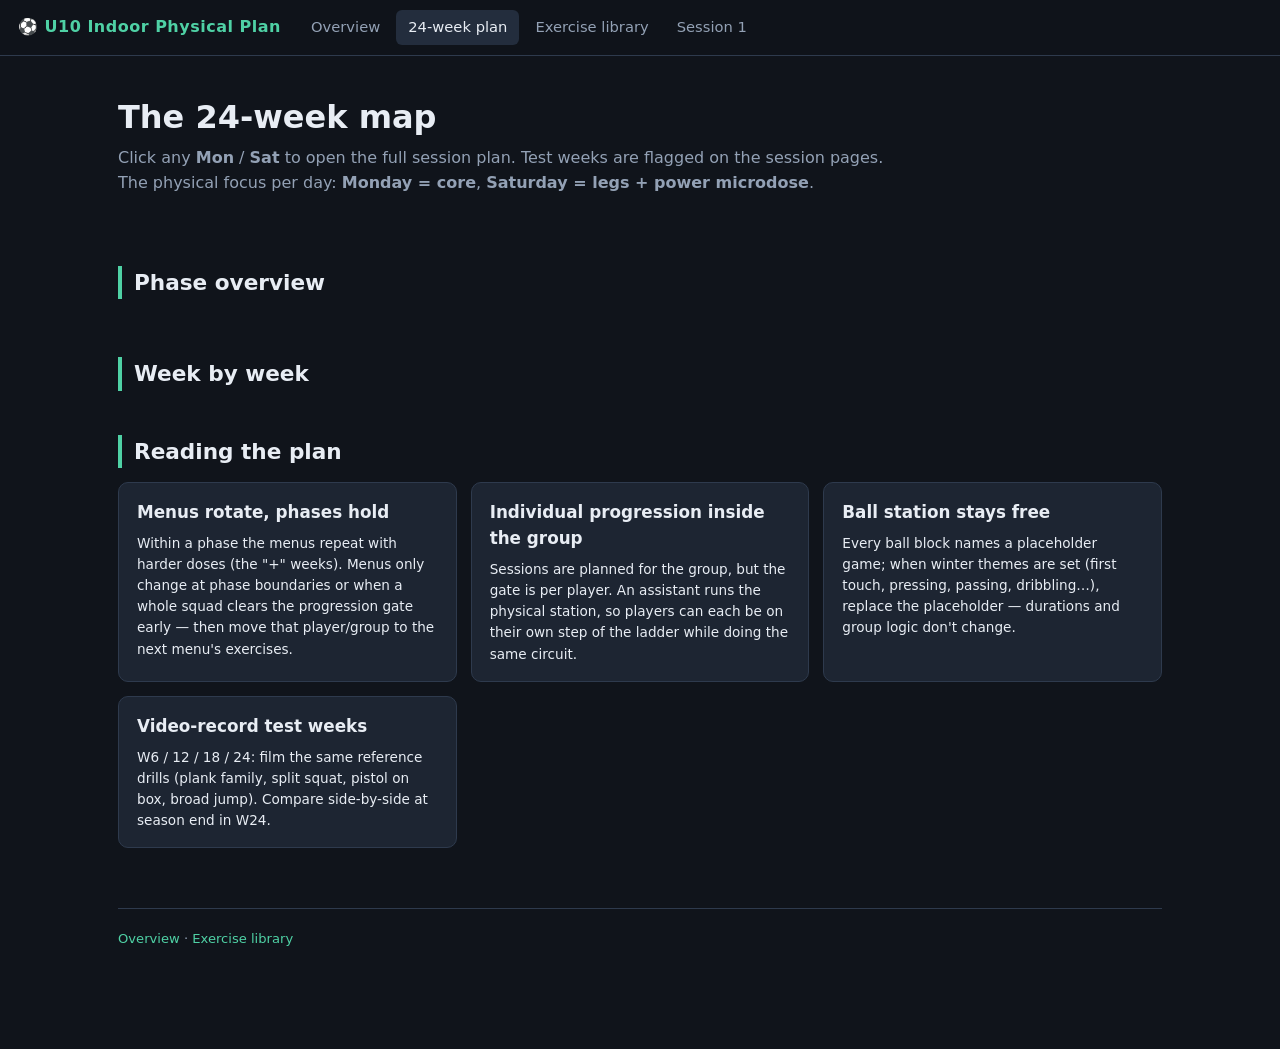
<file: plan.html>
<!DOCTYPE html>
<html lang="en">
<head>
<meta charset="UTF-8">
<meta name="viewport" content="width=device-width, initial-scale=1.0">
<title>24-week plan — U10 Indoor Physical Plan</title>
<link rel="stylesheet" href="css/style.css">
</head>
<body>
<nav class="top">
  <a class="brand" href="index.html">⚽ U10 Indoor Physical Plan</a>
  <a class="navlink" href="index.html">Overview</a>
  <a class="navlink active" href="plan.html">24-week plan</a>
  <a class="navlink" href="exercises.html">Exercise library</a>
  <a class="navlink" href="session.html?w=1&d=mon">Session 1</a>
</nav>
<div class="wrap">
<header class="hero"><h1>The 24-week map</h1>
<p class="sub">Click any <b>Mon</b> / <b>Sat</b> to open the full session plan. Test weeks are flagged on the session pages. The physical focus per day: <b>Monday = core</b>, <b>Saturday = legs + power microdose</b>.</p></header>
<h2 class="sec">Phase overview</h2>
<div class="grid c2" id="phases"></div>
<h2 class="sec">Week by week</h2>
<div id="plan-table"></div>
<h2 class="sec">Reading the plan</h2>
<div class="grid c2">
  <div class="card"><h3>Menus rotate, phases hold</h3><p class="small">Within a phase the menus repeat with harder doses (the "+" weeks). Menus only change at phase boundaries or when a whole squad clears the progression gate early — then move that player/group to the next menu's exercises.</p></div>
  <div class="card"><h3>Individual progression inside the group</h3><p class="small">Sessions are planned for the group, but the gate is per player. An assistant runs the physical station, so players can each be on their own step of the ladder while doing the same circuit.</p></div>
  <div class="card"><h3>Ball station stays free</h3><p class="small">Every ball block names a placeholder game; when winter themes are set (first touch, pressing, passing, dribbling…), replace the placeholder — durations and group logic don't change.</p></div>
  <div class="card"><h3>Video-record test weeks</h3><p class="small">W6 / 12 / 18 / 24: film the same reference drills (plank family, split squat, pistol on box, broad jump). Compare side-by-side at season end in W24.</p></div>
</div>
<footer><a href="index.html">Overview</a> · <a href="exercises.html">Exercise library</a></footer>
</div>
<script src="js/data.js"></script>
<script src="js/sessions.js"></script>
<script src="js/app.js"></script>
</body>
</html>
</file>
<file: css/style.css>
:root {
  --bg: #10141b;
  --bg2: #171d27;
  --card: #1d2532;
  --card2: #232d3d;
  --line: #2e3a4d;
  --txt: #e8edf4;
  --dim: #93a1b5;
  --acc: #4fd1a5;
  --acc2: #f0b429;
  --mob: #4cc9f0;
  --core: #b388ff;
  --lbs: #f0b429;
  --pow: #ff6b6b;
  --play: #4fd1a5;
  --radius: 10px;
}
* { box-sizing: border-box; margin: 0; padding: 0; }
html { scroll-behavior: smooth; }
body {
  font-family: system-ui, "Segoe UI", Roboto, sans-serif;
  background: var(--bg);
  color: var(--txt);
  line-height: 1.55;
}
a { color: var(--acc); text-decoration: none; }
a:hover { text-decoration: underline; }
.wrap { max-width: 1080px; margin: 0 auto; padding: 0 18px 80px; }

/* nav */
nav.top {
  position: sticky; top: 0; z-index: 50;
  background: rgba(16,20,27,.92); backdrop-filter: blur(6px);
  border-bottom: 1px solid var(--line);
  display: flex; align-items: center; gap: 4px; flex-wrap: wrap;
  padding: 10px 18px;
}
nav.top .brand { font-weight: 800; letter-spacing: .5px; margin-right: 14px; }
nav.top a.navlink {
  color: var(--dim); padding: 6px 12px; border-radius: 6px; font-size: .92rem;
}
nav.top a.navlink:hover, nav.top a.navlink.active { color: var(--txt); background: var(--card2); text-decoration: none; }
.langsw { margin-left: auto; display: flex; gap: 2px; }
.langsw a { color: var(--dim); padding: 4px 9px; border-radius: 6px; font-size: .78rem; font-weight: 700; letter-spacing: .5px; }
.langsw a:hover { color: var(--txt); background: var(--card2); text-decoration: none; }
.langsw a.on { color: var(--txt); background: var(--card2); }

header.hero { padding: 42px 0 26px; }
header.hero h1 { font-size: 2rem; line-height: 1.2; }
header.hero .sub { color: var(--dim); margin-top: 10px; max-width: 800px; }

h2.sec { margin: 44px 0 14px; font-size: 1.35rem; border-left: 4px solid var(--acc); padding-left: 12px; }
h3 { margin: 18px 0 8px; font-size: 1.05rem; }
p.muted { color: var(--dim); }
.small { font-size: .85rem; }

.grid { display: grid; gap: 14px; }
.grid.c2 { grid-template-columns: repeat(auto-fit, minmax(300px, 1fr)); }
.grid.c3 { grid-template-columns: repeat(auto-fit, minmax(240px, 1fr)); }
.grid.c4 { grid-template-columns: repeat(auto-fit, minmax(190px, 1fr)); }

.card {
  background: var(--card); border: 1px solid var(--line);
  border-radius: var(--radius); padding: 16px 18px;
}
.card h3 { margin-top: 0; }
.card .num { font-size: 1.6rem; font-weight: 800; color: var(--acc); }

.tag {
  display: inline-block; font-size: .72rem; font-weight: 700; text-transform: uppercase;
  letter-spacing: .5px; padding: 2px 8px; border-radius: 20px; margin-right: 6px;
  border: 1px solid var(--line); color: var(--dim); background: var(--bg2);
}
.tag.mobility { color: var(--mob); border-color: var(--mob); }
.tag.core { color: var(--core); border-color: var(--core); }
.tag.lbs { color: var(--lbs); border-color: var(--lbs); }
.tag.power { color: var(--pow); border-color: var(--pow); }
.tag.play { color: var(--play); border-color: var(--play); }
.tag.ball { color: #7ec8e3; border-color: #7ec8e3; }

.pill { display:inline-block; background:var(--acc2); color:#222; font-weight:800; border-radius:6px; padding:1px 8px; font-size:.78rem; }

table { width: 100%; border-collapse: collapse; font-size: .9rem; }
th, td { border: 1px solid var(--line); padding: 8px 10px; text-align: left; vertical-align: top; }
th { background: var(--bg2); }
tr:nth-child(even) td { background: rgba(255,255,255,.015); }
td a { font-weight: 600; }

/* phase cards */
.phase { border-top: 4px solid var(--acc); }
.phase.p2 { border-top-color: var(--acc2); }
.phase.p3 { border-top-color: var(--mob); }
.phase.p4 { border-top-color: var(--pow); }
.phase h3 { display: flex; justify-content: space-between; align-items: baseline; gap: 8px; }
.phase .wk { color: var(--dim); font-weight: 600; font-size: .85rem; white-space: nowrap; }
.phase ul { margin: 8px 0 0 18px; }
.phase li { margin: 3px 0; }

/* space diagram */
.space { display: grid; grid-template-columns: repeat(3, 1fr); gap: 6px; margin-top: 10px; }
.zone { border: 2px dashed var(--line); border-radius: 8px; padding: 12px; min-height: 110px; background: var(--bg2); font-size: .85rem; }
.zone b { display: block; margin-bottom: 6px; }
.zone.z1 { border-color: var(--core); }
.zone.z2 { border-color: var(--lbs); }
.zone.z3 { border-color: var(--play); }
.curtain { text-align: center; color: var(--dim); font-size: .78rem; margin-top: 6px; }

/* video cards */
.vidcard { background: var(--card); border: 1px solid var(--line); border-radius: var(--radius); overflow: hidden; }
.vidcard video { width: 100%; display: block; background: #000; aspect-ratio: 16/9; }
.vidcard .vinfo { padding: 12px 14px; }
.vidcard .vinfo b { display: block; margin-bottom: 4px; }

/* exercise list */
.exrow {
  background: var(--card); border: 1px solid var(--line); border-radius: 8px;
  padding: 12px 14px; margin-bottom: 8px;
}
.exrow .exhead { display: flex; justify-content: space-between; align-items: baseline; gap: 10px; flex-wrap: wrap; }
.exrow .exhead b { font-size: 1rem; }
.exrow .focus { color: var(--dim); font-size: .86rem; margin-top: 2px; }
.exrow ul { margin: 6px 0 0 18px; font-size: .9rem; }
.exrow .dose { color: var(--acc2); font-weight: 700; font-size: .85rem; white-space: nowrap; }
.exrow .prog { font-size: .84rem; color: var(--dim); margin-top: 6px; }
.exrow .vlink { font-size: .78rem; }

/* session page */
.sess-head { padding: 30px 0 10px; }
.sess-head .meta { color: var(--dim); margin-top: 6px; }
.sess-nav { display: flex; justify-content: space-between; margin: 18px 0; gap: 10px; flex-wrap: wrap; }
.tl { margin-top: 12px; }
.tl .block {
  display: grid; grid-template-columns: 92px 1fr; gap: 14px;
  border-left: 3px solid var(--acc); padding: 10px 0 14px 16px; position: relative; margin-left: 6px;
}
.tl .block::before {
  content: ""; position: absolute; left: -7px; top: 16px; width: 11px; height: 11px;
  border-radius: 50%; background: var(--acc); border: 2px solid var(--bg);
}
.tl .t { font-weight: 800; color: var(--acc); font-variant-numeric: tabular-nums; }
.tl .block h4 { font-size: 1.02rem; margin-bottom: 4px; }
.tl .block p, .tl .block li { font-size: .92rem; }
.tl .block ul { margin: 4px 0 0 18px; }
.tl .block .sub { color: var(--dim); font-size: .84rem; }

.note { background: rgba(240,180,41,.08); border: 1px solid rgba(240,180,41,.4); border-radius: 8px; padding: 12px 14px; margin: 14px 0; }
.note b { color: var(--acc2); }
.alert { background: rgba(255,107,107,.08); border: 1px solid rgba(255,107,107,.4); border-radius: 8px; padding: 12px 14px; margin: 14px 0; }
.alert b { color: var(--pow); }
.ok { background: rgba(79,209,165,.08); border: 1px solid rgba(79,209,165,.4); border-radius: 8px; padding: 12px 14px; margin: 14px 0; }

.cols { display: grid; grid-template-columns: 1fr; gap: 12px; }
@media (min-width: 760px) { .cols.g2 { grid-template-columns: 1fr 1fr; } }

footer { color: var(--dim); font-size: .82rem; border-top: 1px solid var(--line); margin-top: 60px; padding: 20px 0; }

button.printbtn {
  background: var(--card2); color: var(--txt); border: 1px solid var(--line);
  border-radius: 8px; padding: 8px 16px; cursor: pointer; font-size: .9rem;
}
button.printbtn:hover { border-color: var(--acc); }

@media print {
  nav.top, .sess-nav, button.printbtn, .noprint { display: none !important; }
  body { background: #fff; color: #111; }
  .card, .exrow, .vidcard { border-color: #bbb; background: #fff; }
  .tl .block { break-inside: avoid; }
  a { color: #111; }
  .tag { border-color: #888; color: #333; }
  h2.sec { border-left-color: #555; }
}
</file>
